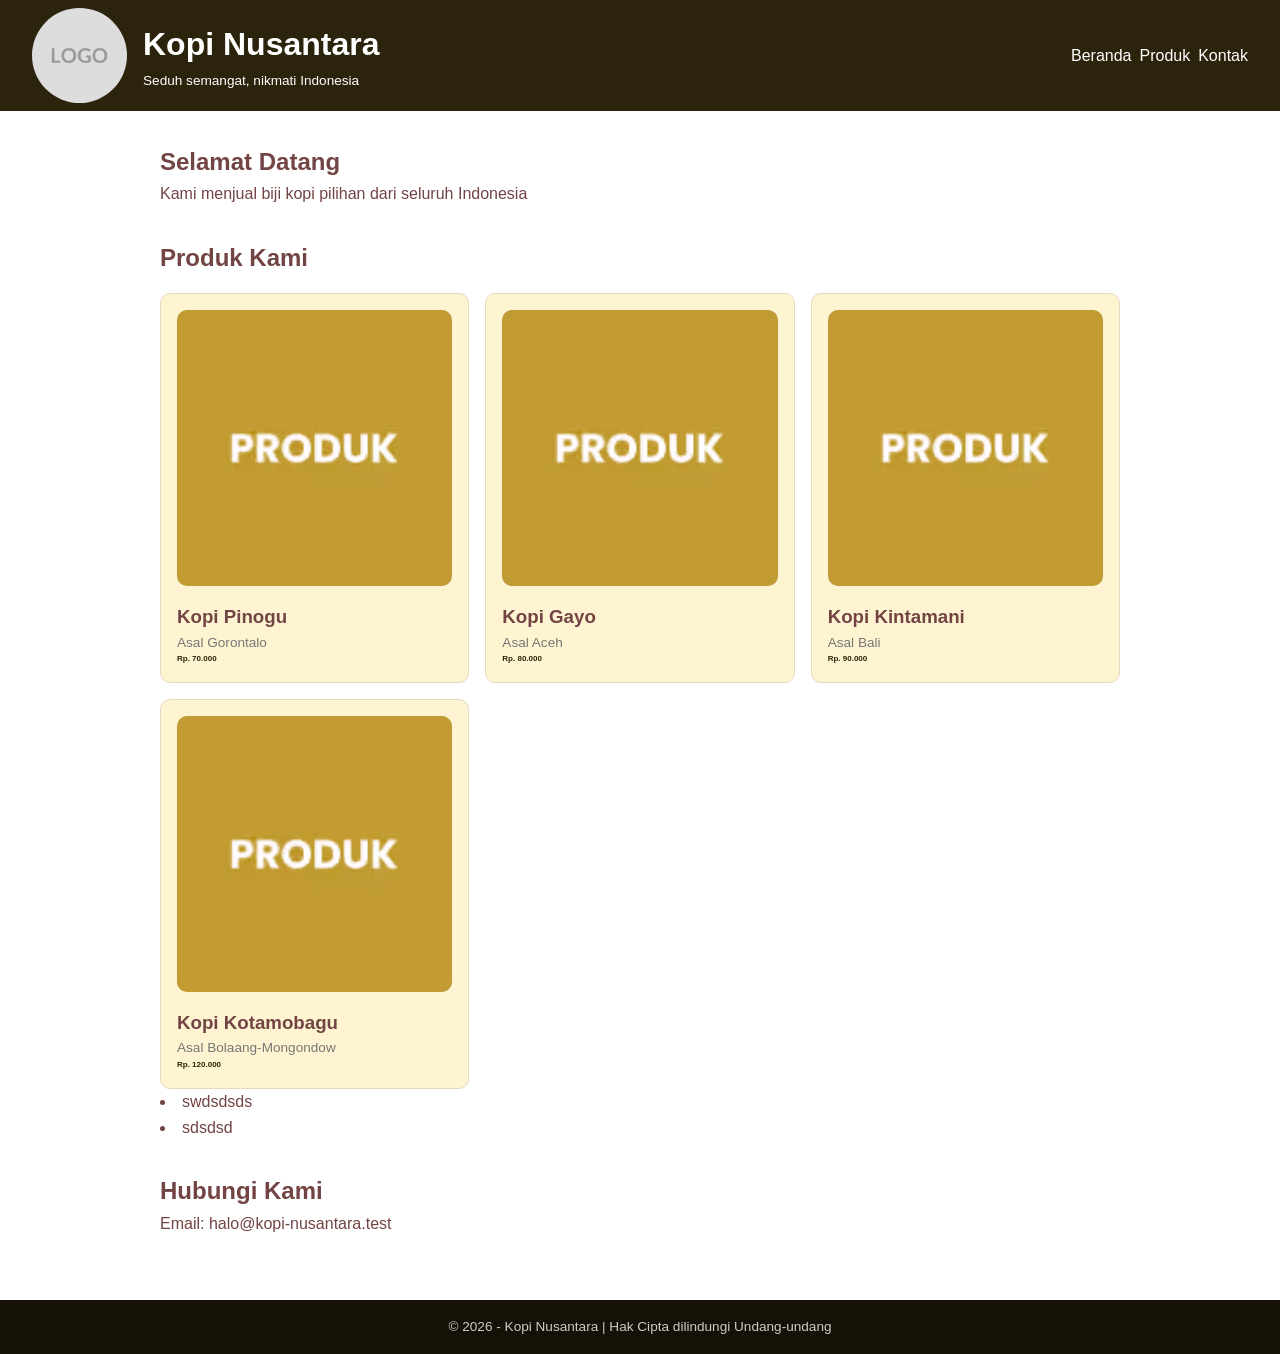
<file: index.html>
<!-- STRUKTUR HTML  -->
<!doctype html>
<html lang="id">
  <head>
    <title>Kopi Nusantara</title>
    <meta charset="UTF-8" />
    <meta name="viewport" content="width=device-width, initial-scale=1" />
    <link href="css/style.css" rel="stylesheet" />
  </head>
  <!-- TATA LETAK (Layout) -->
  <body>
    <!-- 🟢 bagian HEADER  -->
    <header class="site-header">
      <!-- bagian BRAND -->
      <div class="brand">
        <!-- bagian LOGO -->
        <img src="img/logo.png" alt="Logo Kopi Nusantara" class="logo" />
        <!-- bagian NAMA WEBSITE & TAGLINE -->
        <div>
          <!-- NAMA WEBSITE -->
          <h1 class="site-title">Kopi Nusantara</h1>
          <!-- TAGLINE -->
          <p class="tagline">Seduh semangat, nikmati Indonesia</p>
        </div>
      </div>
      <!-- bagian NAVIGASI - MAIN MENU  -->
      <nav class="main-menu" aria-label="Menu Utama">
        <!-- daftar Menu Navigasi -->
        <ul>
          <li><a href="#beranda">Beranda</a></li>
          <li><a href="#produk">Produk</a></li>
          <li><a href="#kontak">Kontak</a></li>
        </ul>
      </nav>
    </header>
    <!-- 🟢 bagian CONTENT -->
    <main class="site-content">
      <!-- 🔸 sub bagian untuk Beranda -->
      <section id="beranda">
        <h2>Selamat Datang</h2>
        <p>Kami menjual biji kopi pilihan dari seluruh Indonesia</p>
      </section>
      <!-- 🔸 sub bagian untuk Produk -->
      <section id="produk">
        <h2>Produk Kami</h2>
        <!-- daftar Produk di bawah ini, dengan mode GRID -->
        <div class="grid">
          <article class="card">
            <img
              src="img/produk.png"
              alt="Foto Kopi Pinogu"
              class="product-photo"
            />
            <h3>Kopi Pinogu</h3>
            <p class="meta">Asal Gorontalo</p>
            <p class="price">Rp. 70.000</p>
          </article>
          <article class="card">
            <img
              src="img/produk.png"
              alt="Foto Kopi Gayo"
              class="product-photo"
            />
            <h3>Kopi Gayo</h3>
            <p class="meta">Asal Aceh</p>
            <p class="price">Rp. 80.000</p>
          </article>
          <article class="card">
            <img
              src="img/produk.png"
              alt="Foto Kopi Kintamani"
              class="product-photo"
            />
            <h3>Kopi Kintamani</h3>
            <p class="meta">Asal Bali</p>
            <p class="price">Rp. 90.000</p>
          </article>
          <article class="card">
            <img
              src="img/produk.png"
              alt="Foto Kopi Kotamobagu"
              class="product-photo"
            />
            <h3>Kopi Kotamobagu</h3>
            <p class="meta">Asal Bolaang-Mongondow</p>
            <p class="price">Rp. 120.000</p>
          </article>
        </div>
        <div class="divergent-1">
          <li>swdsdsds</li>
          <li>sdsdsd</li>
        </div>
      </section>
      <!-- 🔸 sub bagian untuk Kontak -->
      <section id="kontak">
        <h2>Hubungi Kami</h2>
        <p>Email: halo@kopi-nusantara.test</p>
      </section>
    </main>
    <!-- 🟢 bagian FOOTER -->
    <footer class="site-footer">
      <p>&copy; 2026 - Kopi Nusantara | Hak Cipta dilindungi Undang-undang</p>
    </footer>
  </body>
  <!-- <script src="js/script.js"></script> -->
  <!-- <script src="js/percabangan.js"></script> -->
  <!-- <script src="js/looping/perulangan.js"></script> -->
  <!-- <script src="js/function.js"></script> -->
  <!--   <script src="js/array/array.js"></script> -->
  <!-- <script src="js/data.js"></script> -->
  <!-- <script src="proyek/js/keranjang.js"></script> -->
</html>
</file>
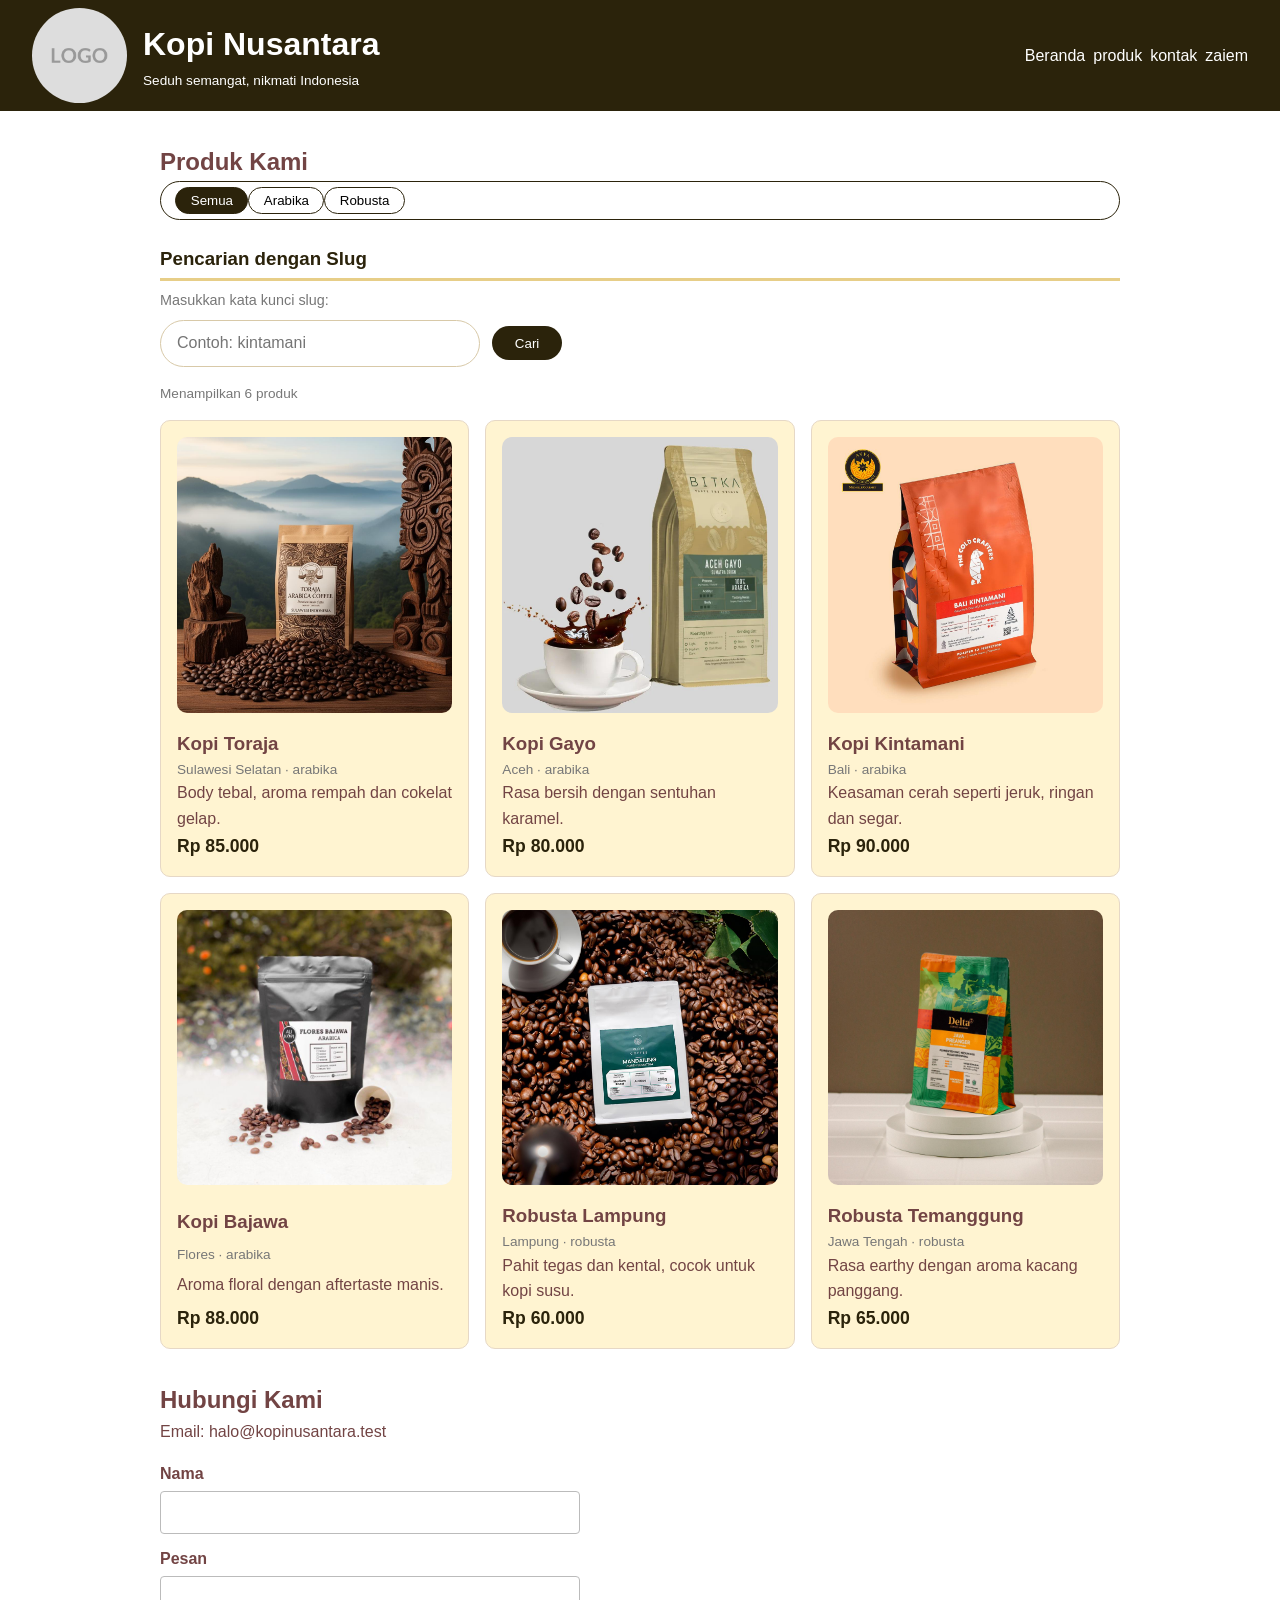
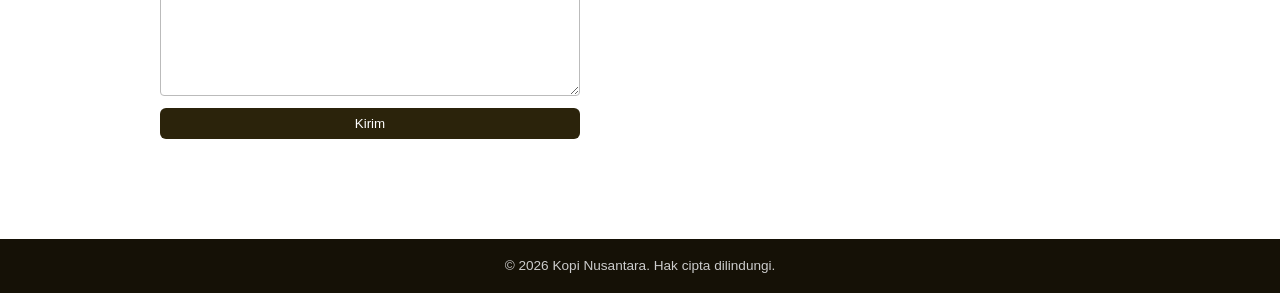
<file: H08/index.html>
<!-- STRUKTUR HTML  -->
<!doctype html>
<html lang="id">
  <head>
    <title>Kopi Nusantara</title>
    <meta charset="UTF-8" />
    <meta name="viewport" content="width=device-width, initial-scale=1" />
    <link href="css/style.css" rel="stylesheet" />
  </head>
  <!-- TATA LETAK (Layout) -->
  <body>
    <!-- 🟢 bagian HEADER  -->
    <header class="site-header">
      <!-- bagian BRAND -->
      <div class="brand">
        <!-- bagian LOGO -->
        <img src="img/logo.png" alt="Logo Kopi Nusantara" class="logo" />
        <!-- bagian NAMA WEBSITE & TAGLINE -->
        <div>
          <!-- NAMA WEBSITE -->
          <h1 class="site-title">Kopi Nusantara</h1>
          <!-- TAGLINE -->
          <p class="tagline">Seduh semangat, nikmati Indonesia</p>
        </div>
      </div>
      <!-- bagian NAVIGASI - MAIN MENU  -->
      <nav class="main-menu" aria-label="Menu utama">
        <ul id="menu"></ul>
      </nav>
    </header>
    <!-- 🟢 bagian CONTENT -->
    <main class="site-content">
      <!-- 🔸 sub bagian untuk Beranda -->
      <section id="produk">
        <h2>Produk Kami</h2>
        <div class="filter" id="filter-produk"></div>
        <!-- pencarian slug -->
        <h3>Pencarian dengan Slug</h3>
        <p>Masukkan kata kunci slug:</p>
        <input type="text" id="inputSlug" placeholder="Contoh: kintamani" />
        <br />
        <button onclick="cariSlug()" class="btn">Cari</button>
        <div id="hasilCari"></div>
        <p class="meta" id="jumlah-produk"></p>
        <div class="grid" id="daftar-produk"></div>
      </section>
      <!-- 🔸 sub bagian untuk Kontak -->
      <section id="kontak">
        <h2>Hubungi Kami</h2>
        <p>Email: halo@kopinusantara.test</p>
        <form id="form-kontak" novalidate>
          <label>Nama <input type="text" name="nama" /></label>
          <label>Pesan <textarea name="pesan" rows="4"></textarea></label>
          <button type="submit" class="btn">Kirim</button>
          <p id="form-status" role="status"></p>
        </form>
      </section>
    </main>
    <!-- 🟢 bagian FOOTER -->
    <footer class="site-footer">
      <p>
        &copy; <span id="tahun"></span> Kopi Nusantara. Hak cipta dilindungi.
      </p>
    </footer>
    <script src="data.js"></script>
    <script src="app.js"></script>
  </body>
</html>
</file>
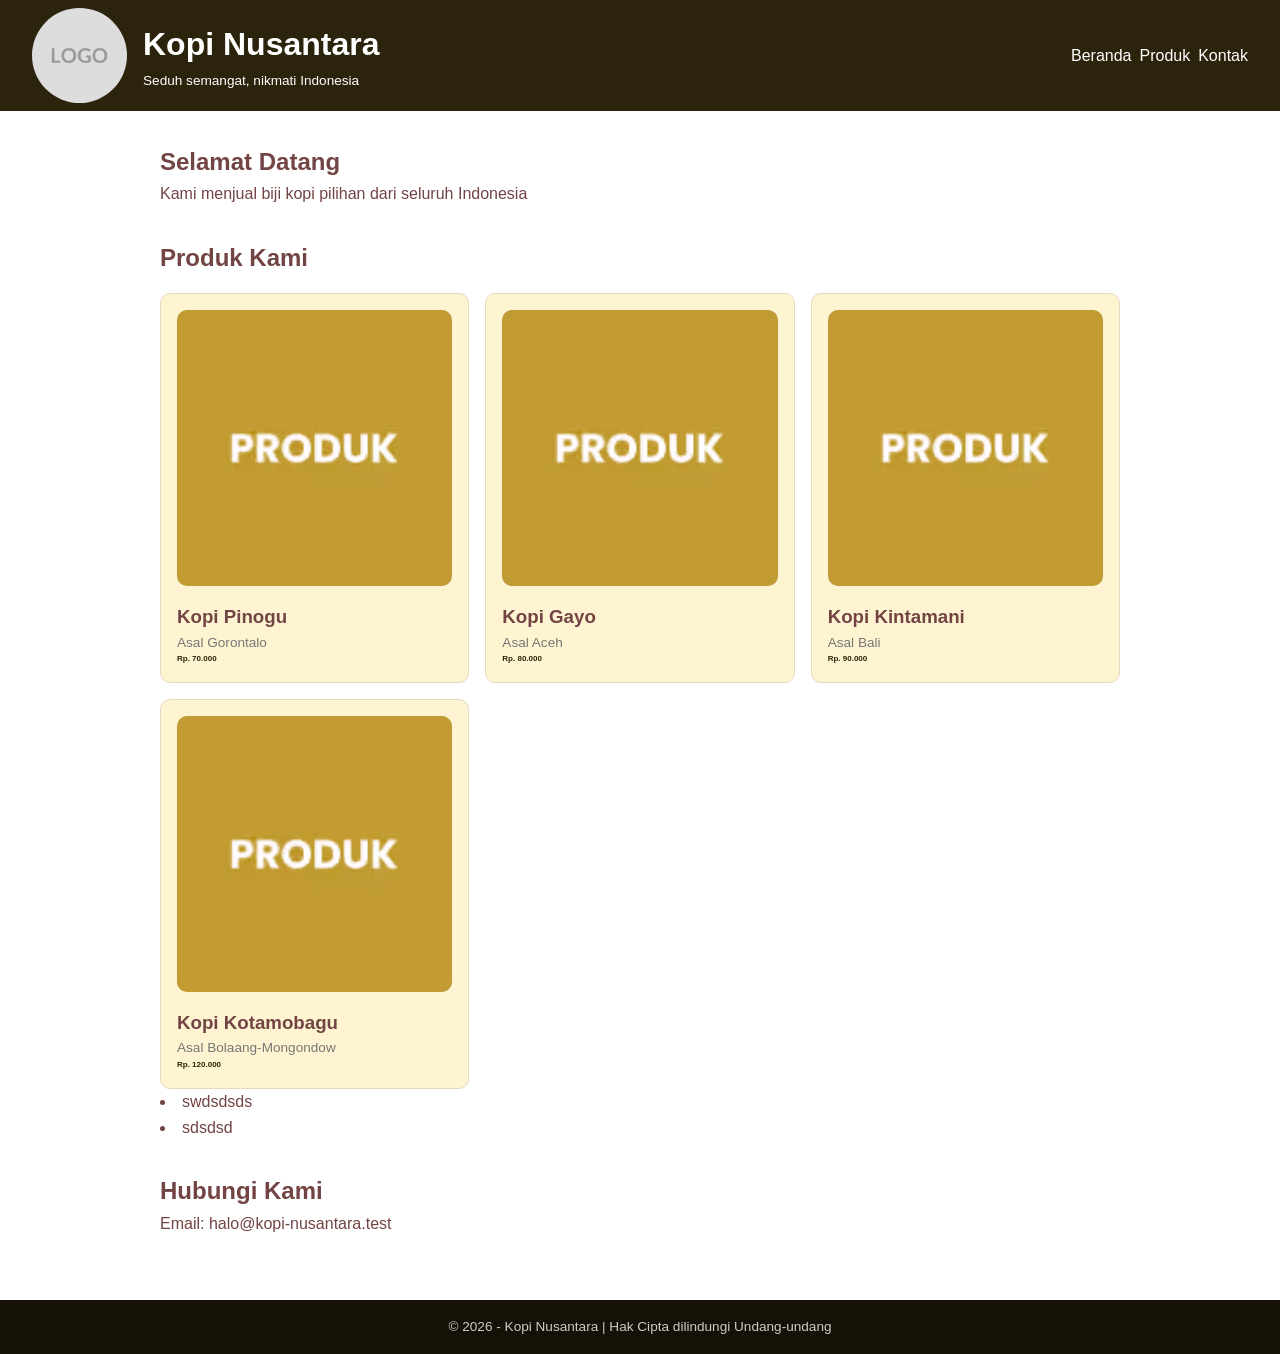
<file: kopi-nusantara/index.html>
<!-- STRUKTUR HTML  -->
<!DOCTYPE html>
<html lang="id">
    <head>
        <title>Kopi Nusantara</title>
        <meta charset="UTF-8">
        <meta name="viewport" content="width=device-width, initial-scale=1">
        <link href="css/style.css" rel="stylesheet">
    </head>
    <!-- TATA LETAK (Layout) -->
    <body>
        <!-- 🟢 bagian HEADER  -->
        <header class="site-header">
            <!-- bagian BRAND -->
            <div class="brand">
                <!-- bagian LOGO -->
                <img src="img/logo.png" alt="Logo Kopi Nusantara" class="logo">
                <!-- bagian NAMA WEBSITE & TAGLINE -->
                <div>
                    <!-- NAMA WEBSITE -->
                    <h1 class="site-title">Kopi Nusantara</h1>
                    <!-- TAGLINE -->
                    <p class="tagline">Seduh semangat, nikmati Indonesia</p>
                </div>
            </div>
            <!-- bagian NAVIGASI - MAIN MENU  -->
             <nav class="main-menu" aria-label="Menu Utama" >
                <!-- daftar Menu Navigasi -->
                <ul>
                    <li><a href="#beranda">Beranda</a></li>
                    <li><a href="#produk">Produk</a></li>
                    <li><a href="#kontak">Kontak</a></li>
                </ul>
             </nav>
        </header>
        <!-- 🟢 bagian CONTENT -->
        <main class="site-content">
        <!-- 🔸 sub bagian untuk Beranda -->
        <section id="beranda">
            <h2>Selamat Datang</h2>
            <p>Kami menjual biji kopi pilihan dari seluruh Indonesia</p>
        </section>
        <!-- 🔸 sub bagian untuk Produk -->
        <section id="produk">
            <h2>Produk Kami</h2>
            <!-- daftar Produk di bawah ini, dengan mode GRID -->
            <div class="grid">
             <article class="card">
                <img src="img/produk.png" alt="Foto Kopi Pinogu" class="product-photo">
                <h3>Kopi Pinogu</h3>
                <p class="meta">Asal Gorontalo</p>
                <p class="price">Rp. 70.000</p>
             </article>
             <article class="card">
                <img src="img/produk.png" alt="Foto Kopi Gayo" class="product-photo">
                <h3>Kopi Gayo</h3>
                <p class="meta">Asal Aceh</p>
                <p class="price">Rp. 80.000 </p>
             </article>
             <article class="card">
                <img src="img/produk.png" alt="Foto Kopi Kintamani" class="product-photo">
                <h3>Kopi Kintamani</h3>
                <p class="meta">Asal Bali</p>
                <p class="price">Rp. 90.000</p>
             </article>
             <article class="card">
                <img src="img/produk.png" alt="Foto Kopi Kotamobagu" class="product-photo">
                <h3>Kopi Kotamobagu</h3>
                <p class="meta">Asal Bolaang-Mongondow</p>
                <p class="price">Rp. 120.000</p>
             </article>                  
            </div>
            <div class="divergent-1">
            <li>
                swdsdsds
            </li>
            <li>sdsdsd</li>
            
            </div>                                    
        </section>
        <!-- 🔸 sub bagian untuk Kontak -->
        <section id="kontak">
            <h2>Hubungi Kami</h2>
            <p>Email: halo@kopi-nusantara.test</p>
        </section>                        
        </main>
        <!-- 🟢 bagian FOOTER -->
        <footer class="site-footer">
        <p>&copy; 2026 - Kopi Nusantara | Hak Cipta dilindungi Undang-undang </p>
        </footer>
    </body>
</html>
</file>
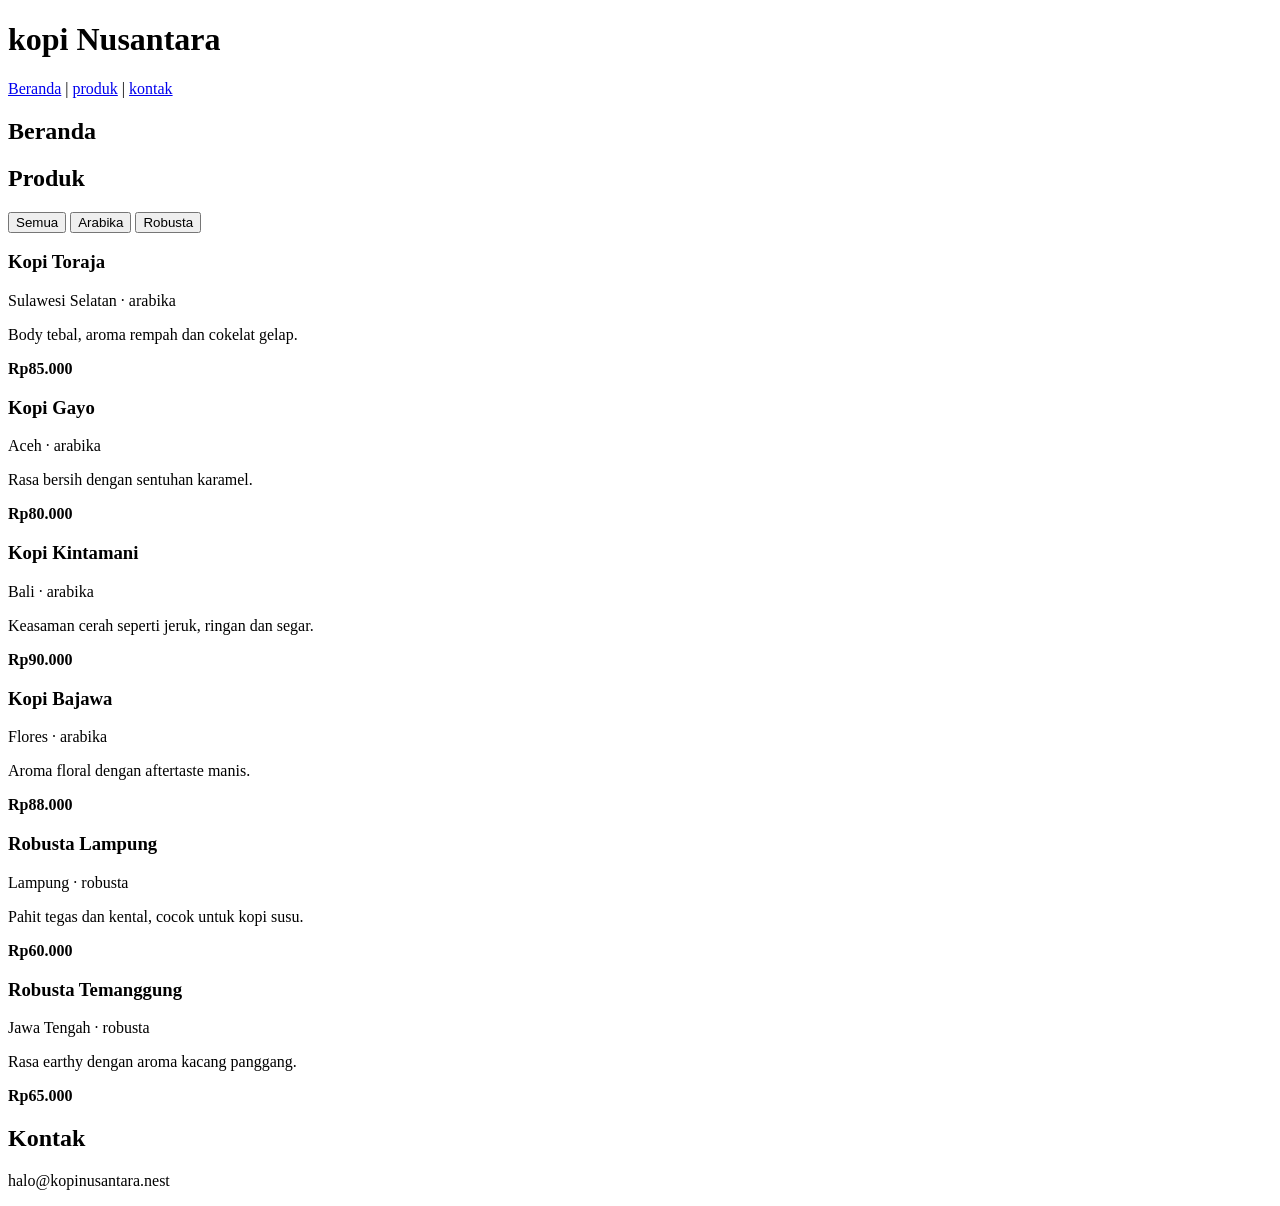
<file: proyek/index.html>
<!doctype html>
<html lang="id">
  <head>
    <meta charset="UTF-8" />
    <meta name="viewport" content="width=device-width, initial-scale=1" />
    <title>Kopi Nusantara</title>
  </head>
  <body>
    <header>
      <h1 id="nama-situs"></h1>
      <nav id="menu"></nav>
    </header>

    <main>
      <section id="beranda"><h2>Beranda</h2></section>

      <section id="produk">
        <h2>Produk</h2>
        <div id="filter">
          <button data-kategori="semua">Semua</button>
          <button data-kategori="arabika">Arabika</button>
          <button data-kategori="robusta">Robusta</button>
        </div>
        <div id="daftar-produk"></div>
      </section>

      <section id="kontak">
        <h2>Kontak</h2>
        <p id="email"></p>
      </section>
    </main>

    <script src="/proyek/js/data.js"></script>
    <script src="/proyek/js/app.js"></script>
  </body>
</html>
</file>
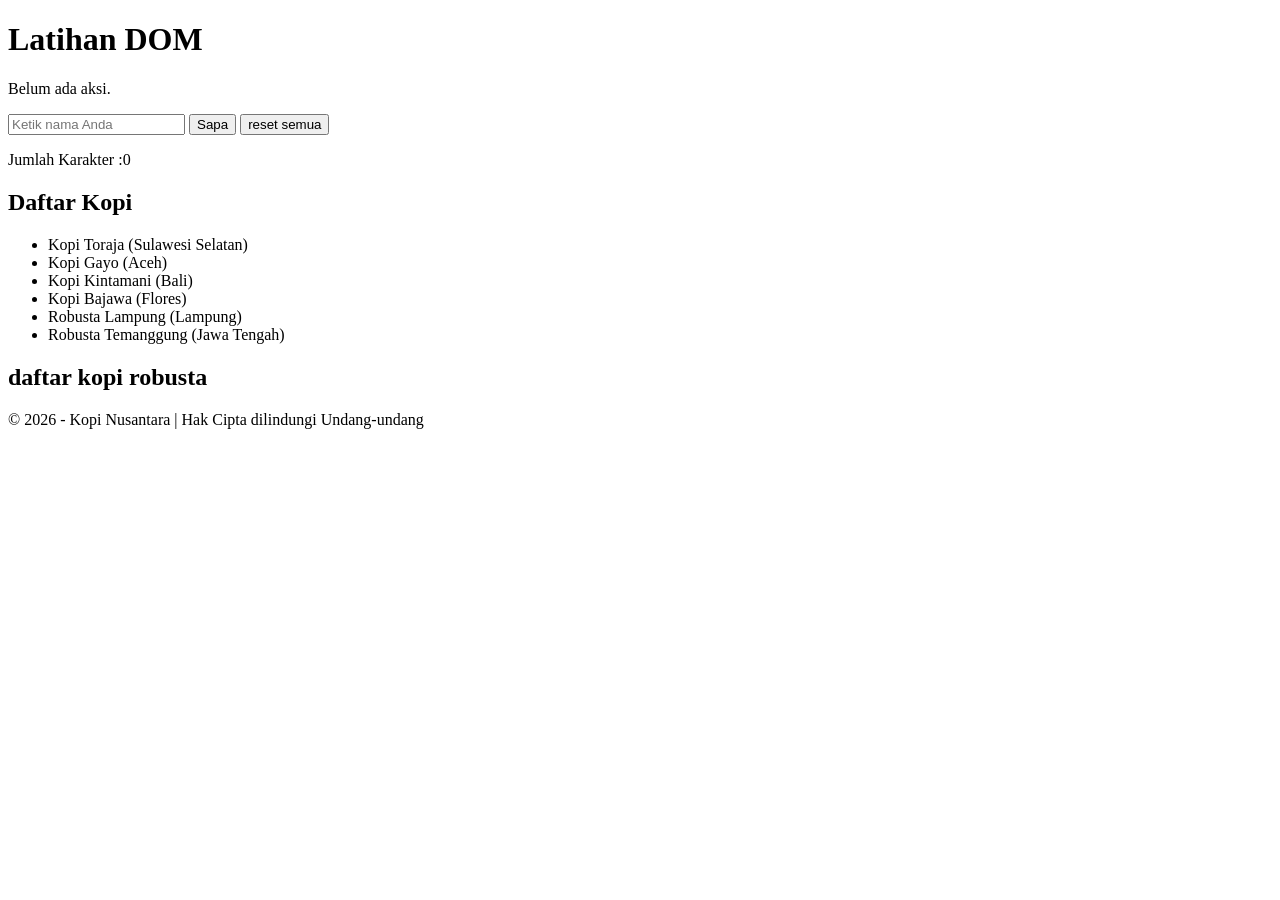
<file: H07/dom.html>
<!doctype html>
<html lang="id">
  <head>
    <meta charset="UTF-8" />
    <title>Latihan DOM</title>
    <style>
      .aktif {
        color: rgb(103, 231, 11);
      }
    </style>
  </head>
  <body>
    <h1 id="judul">Latihan DOM</h1>
    <p id="pesan">Belum ada aksi.</p>

    <input type="text" id="nama" placeholder="Ketik nama Anda" />
    <button id="tombol">Sapa</button>
    <button id="reset">reset semua</button>

    <p id="jumlah">Jumlah Karakter :0</p>

    <h2>Daftar Kopi</h2>
    <ul id="daftar"></ul>

    <h2>daftar kopi robusta</h2>
    <ul id="kopiRobusta"></ul>

    <footer>
      <p>
        &copy; <span id="tahun"></span> - Kopi Nusantara | Hak Cipta dilindungi
        Undang-undang
      </p>
    </footer>
  </body>
  <script src="data.js"></script>
  <script src="dom.js"></script>
</html>
</file>
<file: css/style.css>
/* CSS Kopi Nusantara
* Praktik pada Pelatihan
* Kelas "Junior Web Developer" Batch #5
*
* Kegiatan Belajar 1.2: HTML Semantik dan CSS Dasar
* Hari 2 · 8 JP · UK 1.1, 1.2, 1.3, dan 1.4
* 
* Materi 2: Dasar & Anatomi CSS
* Materi 3: Box Model
* Praktik 2: Menata HEADER, CONTENT, FOOTER
*
* PERHATIKAN perubahan secara realtime di Internal-Browser
*
*   WARNA TEMA:
*   Primary-Color (Warna Utama) = #2b230b
*   Secondary-Color (Warna Kedua) = #151106
*   Primary-Accent-Color (Warna Aksen Utama) = #e7ce88
*   Secondary-Accent-Color (Warna Aksen Kedua) = #fbf7eb
*   Text-Color (Warna Teks secara umum) = #151106
*/

/* RESET DASAR */

/* CSS Kopi Nusantara
* Praktik pada Pelatihan
* Kelas "Junior Web Developer" Batch #5

*   WARNA TEMA:
*   Primary-Color (Warna Utama) = #2b230b
*   Secondary-Color (Warna Kedua) = #151106
*   Primary-Accent-Color (Warna Aksen Utama) = #e7ce88
*   Secondary-Accent-Color (Warna Aksen Kedua) = #fbf7eb
*   Text-Color (Warna Teks secara umum) = #151106
*/

/* Praktik 2: Menata Header, Content, Footer */

/* Kelompok Warna */
:root {
  --warna-utama: #2b230b;
  --warna-kedua: #151106;
  --warna-aksen: #fff4d1;

  --primary-color: #2b230b;
  --secondary-color: #151106;
  --accent-color: #e7ce88;
}

* {
  box-sizing: border-box;
  margin: 0;
  padding: 0;
}

/* TAMPILAN UMUM */
body {
  font-family: Arial, Helvetica, sans-serif;
  line-height: 1.6;
  color: #724444;
  /* materi 3 : tata letak dengan flexbox */
  display: flex;
  flex-direction: column;
  min-height: 100vh;
}

/* HEADER */
.site-header {
  padding: 0rem 2rem;
  background-color: #2b230b;
  color: #ffffff;
  /* materi 3 : tata letak dengan flexbox */
  display: flex;
  justify-content: space-between;
  align-items: center;
}

.divergent-1 {
  margin: auto;
}

#heatsink {
  font-size: 1.25rem;
  color: #e7ce88;
  text-transform: uppercase;
  letter-spacing: 1px;
}

/* TAGLINE */
.tagline {
  font-size: 0.85rem;
}

.brand {
  display: flex;
  align-items: center;
  gap: 1rem;
}

.logo {
  border-radius: 50%;
  width: auto;
  height: 95px;
  margin: 0.5rem 0;
}

img {
  max-width: 100%;
  height: auto;
}

/* MENU */
.main-menu ul {
  list-style: none;
  /* menu berderet ke samping, ganti aturan . main-menu ul */
  display: flex;
  gap: 0.5rem;
  list-style: none;
}

.main-menu a {
  color: #ffffff;
  text-decoration: none;
}

.main-menu a:hover {
  text-decoration: underline;
}

/* CONTENT */
.site-content {
  padding: 2rem;
  /* footer selalu dibawah (sticky footer */
  flex: 1;
  padding: 2rem;
  max-width: 1024px;
  margin: 0 auto;
  width: 100%;
}

.site-content section {
  margin-bottom: 2rem;
}

/* materi 4 : tata letak dengan grid */
.grid {
  display: grid;
  grid-template-columns: repeat(auto-fit, minmax(250px, 1fr));
  gap: 1rem;
  margin-top: 1rem;
}

.card {
  display: flex;
  flex-direction: column;
  justify-content: space-between;
  background-color: var(--warna-aksen);
  border: 1px solid #e6d8c6;
  border-radius: 10px;
  padding: 1rem;
}

.product-photo {
  width: 100%;
  height: auto;
  border-radius: 10px;
  background-color: #ddd;
  margin-bottom: 1rem;
}

.meta {
  color: #777777;
  font-size: 0.85rem;
}

.price {
  font-weight: bold;
  color: #2b230b;
  font-size: 0.5rem;
}

/* FOOTER */
.site-footer {
  padding: 1rem;
  background-color: #151106;
  color: #cccccc;
  text-align: center;
  font-size: 0.85rem;
}
/* media query : 600px artinya: media/device yang layarnya kurang dari 600px */

@media (max-width: 600px) {
  .site-header {
    flex-direction: column;
    align-items: flex-start;
  }

  .main-menu ul {
    flex-direction: column;
    gap: 1rem;
  }
  .site-content {
    padding: 1rem;
  }
}
</file>
<file: H08/css/style.css>
/* CSS Kopi Nusantara
* Praktik pada Pelatihan
* Kelas "Junior Web Developer" Batch #5
*
* Kegiatan Belajar 1.2: HTML Semantik dan CSS Dasar
* Hari 2 · 8 JP · UK 1.1, 1.2, 1.3, dan 1.4
* 
* Materi 2: Dasar & Anatomi CSS
* Materi 3: Box Model
* Praktik 2: Menata HEADER, CONTENT, FOOTER
*
* PERHATIKAN perubahan secara realtime di Internal-Browser
*
*   WARNA TEMA:
*   Primary-Color (Warna Utama) = #2b230b
*   Secondary-Color (Warna Kedua) = #151106
*   Primary-Accent-Color (Warna Aksen Utama) = #e7ce88
*   Secondary-Accent-Color (Warna Aksen Kedua) = #fbf7eb
*   Text-Color (Warna Teks secara umum) = #151106
*/

/* RESET DASAR */

/* CSS Kopi Nusantara
* Praktik pada Pelatihan
* Kelas "Junior Web Developer" Batch #5

*   WARNA TEMA:
*   Primary-Color (Warna Utama) = #2b230b
*   Secondary-Color (Warna Kedua) = #151106
*   Primary-Accent-Color (Warna Aksen Utama) = #e7ce88
*   Secondary-Accent-Color (Warna Aksen Kedua) = #fbf7eb
*   Text-Color (Warna Teks secara umum) = #151106
*/

/* Praktik 2: Menata Header, Content, Footer */

/* Kelompok Warna */
:root {
  --warna-utama: #2b230b;
  --warna-kedua: #151106;
  --warna-aksen: #fff4d1;

  --primary-color: #2b230b;
  --secondary-color: #151106;
  --accent-color: #e7ce88;
  --warna-header: #2b230b;
}

* {
  box-sizing: border-box;
  margin: 0;
  padding: 0;
}

/* TAMPILAN UMUM */
body {
  font-family: Arial, Helvetica, sans-serif;
  line-height: 1.6;
  color: #724444;
  /* materi 3 : tata letak dengan flexbox */
  display: flex;
  flex-direction: column;
  min-height: 100vh;
}

/* HEADER */
.site-header {
  padding: 0rem 2rem;
  background-color: #2b230b;
  color: #ffffff;
  /* materi 3 : tata letak dengan flexbox */
  display: flex;
  justify-content: space-between;
  align-items: center;
}

.divergent-1 {
  margin: auto;
}

#heatsink {
  font-size: 1.25rem;
  color: #e7ce88;
  text-transform: uppercase;
  letter-spacing: 1px;
}

/* TAGLINE */
.tagline {
  font-size: 0.85rem;
}

.brand {
  display: flex;
  align-items: center;
  gap: 1rem;
}

.logo {
  border-radius: 50%;
  width: auto;
  height: 95px;
  margin: 0.5rem 0;
}

img {
  max-width: 100%;
  height: auto;
}

/* MENU */
.main-menu ul {
  list-style: none;
  /* menu berderet ke samping, ganti aturan . main-menu ul */
  display: flex;
  gap: 0.5rem;
  list-style: none;
}

.main-menu a {
  color: #ffffff;
  text-decoration: none;
}

.main-menu a:hover {
  text-decoration: underline;
}

/* CONTENT */
.site-content {
  padding: 2rem;
  /* footer selalu dibawah (sticky footer */
  flex: 1;
  padding: 2rem;
  max-width: 1024px;
  margin: 0 auto;
  width: 100%;
}

.site-content section {
  margin-bottom: 2rem;
}

/* materi 4 : tata letak dengan grid */
.grid {
  display: grid;
  grid-template-columns: repeat(auto-fit, minmax(250px, 1fr));
  gap: 1rem;
  margin-top: 1rem;
}

.card {
  display: flex;
  flex-direction: column;
  justify-content: space-between;
  background-color: var(--warna-aksen);
  border: 1px solid #e6d8c6;
  border-radius: 10px;
  padding: 1rem;
}

.product-photo {
  width: 100%;
  height: auto;
  border-radius: 10px;
  background-color: #ddd;
  margin-bottom: 1rem;
}

.meta {
  color: #777777;
  font-size: 0.85rem;
}

.price {
  font-weight: bold;
  color: #2b230b;
  font-size: 1.1rem;
}

/* FOOTER */
.site-footer {
  padding: 1rem;
  background-color: #151106;
  color: #cccccc;
  text-align: center;
  font-size: 0.85rem;
}
/* media query : 600px artinya: media/device yang layarnya kurang dari 600px */

@media (max-width: 600px) {
  .site-header {
    flex-direction: column;
    align-items: flex-start;
  }

  .main-menu ul {
    flex-direction: column;
    gap: 1rem;
  }
  .site-content {
    padding: 1rem;
  }
}

/* ===== Filter, tombol, dan formulir ===== */
/* ===== Filter, tombol, dan formulir ===== */
.filters {
  display: flex;
  gap: 0.5rem;
  margin: 0.75rem 0;
  border: #724444;
}

.filter {
  padding: 0.3rem 0.9rem;
  border: 1px solid var(--warna-header);
  background: #ffffff;
  border-radius: 999px;
  cursor: pointer;
  text-transform: capitalize;
}

.filter.active {
  background: var(--warna-header);
  color: #ffffff;
}

.btn {
  display: inline-block;
  padding: 0.5rem 1.1rem;
  background: var(--warna-header);
  color: #ffffff;
  border: none;
  border-radius: 6px;
  cursor: pointer;
}

form {
  display: grid;
  gap: 0.75rem;
  max-width: 420px;
  margin-top: 1rem;
}

label {
  display: grid;
  gap: 0.25rem;
  font-weight: bold;
}

input,
textarea {
  padding: 0.5rem;
  font: inherit;
  border: 1px solid #bbbbbb;
  border-radius: 4px;
}

#form-status {
  min-height: 1.5em;
  color: var(--warna-header);
}

/* ===== Pencarian slug ===== */
.search-panel {
  margin: 1.5rem 0;
  padding: 1.25rem;
  background: #fbf7eb;
  border: 1px solid #e6d8c6;
  border-radius: 12px;
}

.search-panel h3 {
  color: var(--primary-color);
}

.search-hint {
  margin: 0.25rem 0 0.75rem;
  font-size: 0.9rem;
  color: #777777;
}

.search-box {
  display: flex;
  gap: 0.5rem;
  max-width: 460px;
}

.search-box input {
  flex: 1;
  padding: 0.6rem 0.9rem;
  border: 1px solid #d8c9a8;
  border-radius: 999px;
  background: #ffffff;
  transition:
    border-color 0.2s,
    box-shadow 0.2s;
}

.search-box input:focus {
  outline: none;
  border-color: var(--primary-color);
  box-shadow: 0 0 0 3px rgba(231, 206, 136, 0.6);
}

.search-box .btn {
  border-radius: 999px;
  padding: 0.6rem 1.4rem;
  transition:
    background 0.2s,
    transform 0.1s;
}

.search-box .btn:hover {
  background: var(--secondary-color);
}

.search-box .btn:active {
  transform: scale(0.96);
}

/* Hasil */
#hasilCari {
  margin-top: 1rem;
}

.hasil-card {
  display: flex;
  gap: 1rem;
  max-width: 560px;
  padding: 1rem;
  background: #ffffff;
  border: 1px solid #e6d8c6;
  border-left: 5px solid var(--accent-color);
  border-radius: 12px;
  box-shadow: 0 4px 14px rgba(43, 35, 11, 0.12);
  animation: muncul 0.3s ease;
}

.hasil-foto {
  width: 150px;
  height: 150px;
  object-fit: cover;
  border-radius: 10px;
  background: #ddd;
  flex-shrink: 0;
}

.hasil-info {
  display: flex;
  flex-direction: column;
  gap: 0.3rem;
}

.hasil-info h4 {
  font-size: 1.2rem;
  color: var(--primary-color);
}

.badge {
  align-self: flex-start;
  padding: 0.1rem 0.75rem;
  background: var(--accent-color);
  color: var(--secondary-color);
  border-radius: 999px;
  font-size: 0.75rem;
  font-weight: bold;
  text-transform: capitalize;
}

/* Pesan (kosong / tidak ditemukan) */
.hasil-pesan {
  max-width: 560px;
  padding: 0.75rem 1rem;
  background: #ffffff;
  border-left: 5px solid var(--accent-color);
  border-radius: 8px;
  animation: muncul 0.3s ease;
}

.hasil-pesan.error-msg {
  border-left-color: #b3261e;
  color: #b3261e;
}

@keyframes muncul {
  from {
    opacity: 0;
    transform: translateY(8px);
  }
  to {
    opacity: 1;
    transform: translateY(0);
  }
}

@media (max-width: 600px) {
  .hasil-card {
    flex-direction: column;
  }
  .hasil-foto {
    width: 100%;
    height: 200px;
  }
  .search-box {
    max-width: 100%;
  }
}

/* ===== Pencarian slug ===== */
.search-panel {
  margin: 1.5rem 0;
  padding: 1.25rem;
  background: #fbf7eb;
  border: 1px solid #e6d8c6;
  border-radius: 12px;
}

.search-panel h3 {
  color: var(--primary-color);
}

.search-hint {
  margin: 0.25rem 0 0.75rem;
  font-size: 0.9rem;
  color: #777777;
}

.search-box {
  display: flex;
  gap: 0.5rem;
  max-width: 460px;
}

.search-box input {
  flex: 1;
  padding: 0.6rem 0.9rem;
  border: 1px solid #d8c9a8;
  border-radius: 999px;
  background: #ffffff;
  transition:
    border-color 0.2s,
    box-shadow 0.2s;
}

.search-box input:focus {
  outline: none;
  border-color: var(--primary-color);
  box-shadow: 0 0 0 3px rgba(231, 206, 136, 0.6);
}

.search-box .btn {
  border-radius: 999px;
  padding: 0.6rem 1.4rem;
  transition:
    background 0.2s,
    transform 0.1s;
}

.search-box .btn:hover {
  background: var(--secondary-color);
}

.search-box .btn:active {
  transform: scale(0.96);
}

/* Hasil */
#hasilCari {
  margin-top: 1rem;
}

.hasil-card {
  display: flex;
  gap: 1rem;
  max-width: 560px;
  padding: 1rem;
  background: #ffffff;
  border: 1px solid #e6d8c6;
  border-left: 5px solid var(--accent-color);
  border-radius: 12px;
  box-shadow: 0 4px 14px rgba(43, 35, 11, 0.12);
  animation: muncul 0.3s ease;
}

.hasil-foto {
  width: 150px;
  height: 150px;
  object-fit: cover;
  border-radius: 10px;
  background: #ddd;
  flex-shrink: 0;
}

.hasil-info {
  display: flex;
  flex-direction: column;
  gap: 0.3rem;
}

.hasil-info h4 {
  font-size: 1.2rem;
  color: var(--primary-color);
}

.badge {
  align-self: flex-start;
  padding: 0.1rem 0.75rem;
  background: var(--accent-color);
  color: var(--secondary-color);
  border-radius: 999px;
  font-size: 0.75rem;
  font-weight: bold;
  text-transform: capitalize;
}

/* Pesan (kosong / tidak ditemukan) */
.hasil-pesan {
  max-width: 560px;
  padding: 0.75rem 1rem;
  background: #ffffff;
  border-left: 5px solid var(--accent-color);
  border-radius: 8px;
  animation: muncul 0.3s ease;
}

.hasil-pesan.error-msg {
  border-left-color: #b3261e;
  color: #b3261e;
}

@keyframes muncul {
  from {
    opacity: 0;
    transform: translateY(8px);
  }
  to {
    opacity: 1;
    transform: translateY(0);
  }
}

@media (max-width: 600px) {
  .hasil-card {
    flex-direction: column;
  }
  .hasil-foto {
    width: 100%;
    height: 200px;
  }
  .search-box {
    max-width: 100%;
  }
}

/* ===== Mempercantik pencarian slug (tambahan, tidak mengubah kode lama) ===== */

/* Judul dan keterangan pencarian */
#produk > h3 {
  margin-top: 1.5rem;
  padding-bottom: 0.25rem;
  color: var(--primary-color);
  border-bottom: 3px solid var(--accent-color);
  display: inline-block;
}

#produk > h3 + p {
  margin: 0.5rem 0;
  font-size: 0.9rem;
  color: #777777;
}

/* Kotak input: bentuk pil, fokus berwarna emas */
#inputSlug {
  width: 100%;
  max-width: 320px;
  padding: 0.6rem 1rem;
  border: 1px solid #d8c9a8;
  border-radius: 999px;
  background: #ffffff;
  vertical-align: middle;
  transition:
    border-color 0.2s,
    box-shadow 0.2s;
}

#inputSlug:focus {
  outline: none;
  border-color: var(--primary-color);
  box-shadow: 0 0 0 3px rgba(231, 206, 136, 0.6);
}

/* Sembunyikan <br> di antara input dan tombol agar sejajar satu baris */
#inputSlug + br {
  display: none;
}

/* Tombol Cari di sebelah input */
#inputSlug ~ .btn {
  margin-left: 0.5rem;
  padding: 0.6rem 1.4rem;
  border-radius: 999px;
  vertical-align: middle;
  transition:
    background 0.2s,
    transform 0.1s;
}

#inputSlug ~ .btn:hover {
  background: var(--secondary-color);
}

#inputSlug ~ .btn:active {
  transform: scale(0.96);
}

/* Hasil pencarian tampil sebagai kartu (hanya saat ada isinya) */
#hasilCari:not(:empty) {
  max-width: 460px;
  margin: 1rem 0;
  padding: 1rem 1.25rem;
  background: #ffffff;
  border: 1px solid #e6d8c6;
  border-left: 5px solid var(--accent-color);
  border-radius: 12px;
  box-shadow: 0 4px 14px rgba(43, 35, 11, 0.12);
  line-height: 1.8;
  animation: muncul 0.3s ease;
}

/* Hilangkan baris kosong di awal hasil (dari <br> pertama) */
#hasilCari > br:first-child {
  display: none;
}

/* Tulisan "Produk Ditemukan" menjadi label emas */
#hasilCari > strong {
  display: inline-block;
  padding: 0.1rem 0.8rem;
  margin-bottom: 0.4rem;
  background: var(--accent-color);
  color: var(--secondary-color);
  border-radius: 999px;
  font-size: 0.8rem;
}

/* Pesan kesalahan / tidak ditemukan */
#hasilCari .error-msg {
  color: #b3261e;
  font-weight: bold;
}

#hasilCari:has(.error-msg) {
  border-left-color: #b3261e;
}

@keyframes muncul {
  from {
    opacity: 0;
    transform: translateY(8px);
  }
  to {
    opacity: 1;
    transform: translateY(0);
  }
}

/* Tampilan layar kecil */
@media (max-width: 600px) {
  #inputSlug {
    max-width: 100%;
    margin-bottom: 0.5rem;
  }
  #inputSlug ~ .btn {
    margin-left: 0;
  }
}

/* ini merupakan tampilan find */

/* ===== Mempercantik pencarian slug (tambahan, tidak mengubah kode lama) ===== */

/* Judul dan keterangan pencarian */
#produk > h3 {
  margin-top: 1.5rem;
  padding-bottom: 0.25rem;
  color: var(--primary-color);
  border-bottom: 3px solid var(--accent-color);
  display: flex;
}

#produk > h3 + p {
  margin: 0.5rem 0;
  font-size: 0.9rem;
  color: #777777;
}

/* Kotak input: bentuk pil, fokus berwarna emas */
#inputSlug {
  width: 100%;
  max-width: 320px;
  padding: 0.6rem 1rem;
  border: 1px solid #d8c9a8;
  border-radius: 999px;
  background: #ffffff;
  vertical-align: middle;
  transition:
    border-color 0.2s,
    box-shadow 0.2s;
}

#inputSlug:focus {
  outline: none;
  border-color: var(--primary-color);
  box-shadow: 0 0 0 3px rgba(231, 206, 136, 0.6);
}

/* Sembunyikan <br> di antara input dan tombol agar sejajar satu baris */
#inputSlug + br {
  display: none;
}

/* Tombol Cari di sebelah input */
#inputSlug ~ .btn {
  margin-left: 0.5rem;
  padding: 0.6rem 1.4rem;
  border-radius: 999px;
  vertical-align: middle;
  transition:
    background 0.2s,
    transform 0.1s;
}

#inputSlug ~ .btn:hover {
  background: var(--secondary-color);
}

#inputSlug ~ .btn:active {
  transform: scale(0.96);
}

/* Hasil pencarian tampil sebagai kartu (hanya saat ada isinya) */
#hasilCari:not(:empty) {
  max-width: 460px;
  margin: 1rem 0;
  padding: 1rem 1.25rem;
  background: #ffffff;
  border: 1px solid #e6d8c6;
  border-left: 5px solid var(--accent-color);
  border-radius: 12px;
  box-shadow: 0 4px 14px rgba(43, 35, 11, 0.12);
  line-height: 1.8;
  animation: muncul 0.3s ease;
}

/* Hilangkan baris kosong di awal hasil (dari <br> pertama) */
#hasilCari > br:first-child {
  display: none;
}

/* Tulisan "Produk Ditemukan" menjadi label emas */
#hasilCari > strong {
  display: inline-block;
  padding: 0.1rem 0.8rem;
  margin-bottom: 0.4rem;
  background: var(--accent-color);
  color: var(--secondary-color);
  border-radius: 999px;
  font-size: 0.8rem;
}

/* Pesan kesalahan / tidak ditemukan */
#hasilCari .error-msg {
  color: #b3261e;
  font-weight: bold;
}

#hasilCari:has(.error-msg) {
  border-left-color: #b3261e;
}

@keyframes muncul {
  from {
    opacity: 0;
    transform: translateY(8px);
  }
  to {
    opacity: 1;
    transform: translateY(0);
  }
}

/* Tampilan layar kecil */
@media (max-width: 600px) {
  #inputSlug {
    max-width: 100%;
    margin-bottom: 0.5rem;
  }
  #inputSlug ~ .btn {
    margin-left: 0;
  }
}
</file>
<file: kopi-nusantara/css/style.css>
/* CSS Kopi Nusantara
* Praktik pada Pelatihan
* Kelas "Junior Web Developer" Batch #5
*
* Kegiatan Belajar 1.2: HTML Semantik dan CSS Dasar
* Hari 2 · 8 JP · UK 1.1, 1.2, 1.3, dan 1.4
* 
* Materi 2: Dasar & Anatomi CSS
* Materi 3: Box Model
* Praktik 2: Menata HEADER, CONTENT, FOOTER
*
* PERHATIKAN perubahan secara realtime di Internal-Browser
*
*   WARNA TEMA:
*   Primary-Color (Warna Utama) = #2b230b
*   Secondary-Color (Warna Kedua) = #151106
*   Primary-Accent-Color (Warna Aksen Utama) = #e7ce88
*   Secondary-Accent-Color (Warna Aksen Kedua) = #fbf7eb
*   Text-Color (Warna Teks secara umum) = #151106
*/

/* RESET DASAR */

/* CSS Kopi Nusantara
* Praktik pada Pelatihan
* Kelas "Junior Web Developer" Batch #5

*   WARNA TEMA:
*   Primary-Color (Warna Utama) = #2b230b
*   Secondary-Color (Warna Kedua) = #151106
*   Primary-Accent-Color (Warna Aksen Utama) = #e7ce88
*   Secondary-Accent-Color (Warna Aksen Kedua) = #fbf7eb
*   Text-Color (Warna Teks secara umum) = #151106
*/

/* Praktik 2: Menata Header, Content, Footer */

/* Kelompok Warna */
:root {
    --warna-utama: #2b230b;
    --warna-kedua: #151106;
    --warna-aksen: #fff4d1;

    --primary-color: #2b230b;
    --secondary-color: #151106;
    --accent-color: #e7ce88;
}

* {
    box-sizing: border-box;
    margin: 0;
    padding: 0;
}

/* TAMPILAN UMUM */
body {
    font-family: Arial, Helvetica, sans-serif;
    line-height: 1.6;
    color: #724444;
    /* materi 3 : tata letak dengan flexbox */
    display: flex;
    flex-direction: column;
    min-height: 100vh;
}

/* HEADER */
.site-header {
    padding: 0rem 2rem;
    background-color: #2b230b;
    color: #ffffff;
    /* materi 3 : tata letak dengan flexbox */
    display: flex;
    justify-content: space-between;
    align-items: center;

}

.divergent-1 {
    margin: auto;
}


#heatsink {
    font-size: 1.25rem;
    color: #e7ce88;
    text-transform: uppercase;
    letter-spacing: 1px;
}

/* TAGLINE */
.tagline {
    font-size: 0.85rem;
}

.brand {
    display: flex;
    align-items: center;
    gap: 1rem;
}

.logo {
    border-radius: 50%;
    width: auto;
    height: 95px;
    margin:  0.5rem 0;
}

img {
    max-width: 100%;
    height: auto;
}


/* MENU */
.main-menu ul {
    list-style: none;
    /* menu berderet ke samping, ganti aturan . main-menu ul */
    display: flex;
    gap: 0.5rem;
    list-style:none
}

.main-menu a {
    color: #ffffff;
    text-decoration: none;
}

.main-menu a:hover {
    text-decoration: underline;
}

/* CONTENT */
.site-content {
    padding: 2rem;
    /* footer selalu dibawah (sticky footer */
    flex: 1;
    padding: 2rem;
    max-width: 1024px;
    margin: 0 auto;
    width: 100%;
}

.site-content section {
    margin-bottom: 2rem;
}

/* materi 4 : tata letak dengan grid */
.grid {
    display: grid;
    grid-template-columns: repeat(auto-fit, minmax(250px, 1fr));
    gap: 1rem;
    margin-top: 1rem;
}

.card {
    display: flex;
    flex-direction: column;
    justify-content:space-between;
    background-color:var(--warna-aksen);
    border: 1px solid #e6d8c6;
    border-radius: 10px;
    padding: 1rem;
}

.product-photo {
    width: 100%;
    height: auto;
    border-radius: 10px;
    background-color: #ddd;
    margin-bottom: 1rem;
}

.meta {
    color: #777777;
    font-size: 0.85rem;
}

.price {
    font-weight: bold;
    color: #2b230b;
    font-size: 0.5rem;
}


/* FOOTER */
.site-footer {
    padding: 1rem;
    background-color: #151106;
    color: #cccccc;
    text-align: center;
    font-size: 0.85rem;
}
/* media query : 600px artinya: media/device yang layarnya kurang dari 600px */

@media (max-width: 600px) {
    .site-header {
        flex-direction: column;
        align-items: flex-start;
    }

    .main-menu ul {
        flex-direction: column;
        gap: 1rem;
    }
    .site-content {
        padding: 1rem;
    }
}
</file>
